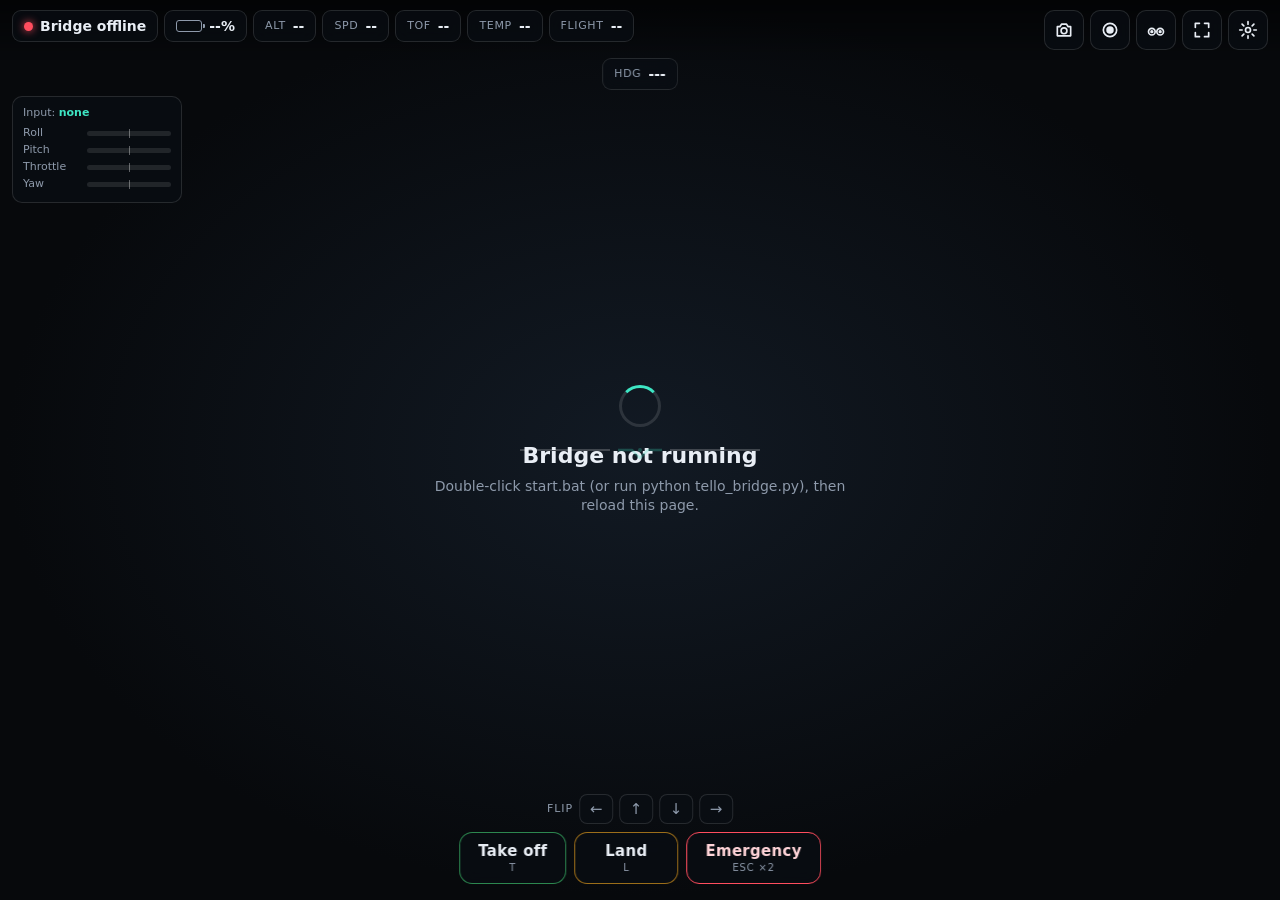
<file: static/index.html>
<!doctype html>
<html lang="en">
<head>
<meta charset="utf-8">
<meta name="viewport" content="width=device-width,initial-scale=1,maximum-scale=1,user-scalable=no">
<meta name="theme-color" content="#07090c">
<title>Tello Pilot</title>
<link rel="stylesheet" href="/static/common.css">
<style>
  #video { position: fixed; inset: 0; width: 100%; height: 100%; object-fit: contain; background: #000; }

  /* ---------- empty state ---------- */
  #novideo {
    position: fixed; inset: 0; display: grid; place-items: center; padding: 16px; pointer-events: none;
    background: radial-gradient(ellipse at center, #121a24 0%, #07090c 70%);
  }
  #novideo .card { max-width: 440px; text-align: center; }
  #novideo h1 { font-size: 22px; font-weight: 600; margin: 14px 0 6px; }
  #novideo p { color: var(--dim); }
  #novideo ol { text-align: left; color: var(--dim); margin: 14px auto 0; padding-left: 20px; max-width: 360px; }
  #novideo li { margin: 4px 0; }
  #novideo b { color: var(--text); font-weight: 600; }
  .spinner { width: 42px; height: 42px; margin: auto; border-radius: 50%; border: 3px solid var(--line); border-top-color: var(--accent); animation: spin 1s linear infinite; }
  @keyframes spin { to { transform: rotate(360deg); } }

  /* ---------- top HUD ---------- */
  #top {
    position: fixed; top: 0; left: 0; right: 0; display: flex; gap: 8px; align-items: flex-start;
    padding: 10px 12px; pointer-events: none;
    background: linear-gradient(to bottom, rgba(0,0,0,.55), transparent);
  }
  #stats { display: flex; flex-wrap: wrap; gap: 6px; flex: 1; min-width: 0; }
  #badge-practice { background: rgba(62, 230, 196, .16); border-color: rgba(62, 230, 196, .5); color: var(--accent); font-weight: 600; font-size: 12px; letter-spacing: .08em; }
  #tools { display: flex; gap: 6px; pointer-events: auto; }
  #btn-rec.on { color: var(--bad); border-color: var(--bad); }
  #rec-time { display: none; }
  #rec-time.on { display: flex; color: var(--bad); }

  /* ---------- attitude indicator ---------- */
  #attitude { position: fixed; left: 50%; top: 50%; width: 260px; height: 160px; margin: -80px 0 0 -130px; pointer-events: none; opacity: .85; }
  #attitude svg { width: 100%; height: 100%; overflow: visible; }
  #heading { position: fixed; top: 58px; left: 50%; transform: translateX(-50%); pointer-events: none; }

  /* ---------- stick monitor ---------- */
  #monitor { position: fixed; left: 12px; top: 96px; width: 170px; padding: 9px 10px; border-radius: 10px; background: var(--panel); border: 1px solid var(--line); pointer-events: none; }
  #monitor .row { display: grid; grid-template-columns: 58px 1fr; align-items: center; gap: 6px; height: 17px; font-size: 11px; color: var(--dim); }
  #monitor .bar { position: relative; height: 5px; border-radius: 3px; background: rgba(255,255,255,.1); }
  #monitor .bar::before { content: ""; position: absolute; left: 50%; top: -2px; bottom: -2px; width: 1px; background: rgba(255,255,255,.35); }
  #monitor .bar i { position: absolute; top: 0; bottom: 0; background: var(--accent); border-radius: 3px; }
  #src { font-size: 11px; color: var(--dim); margin-bottom: 4px; }
  #src b { color: var(--accent); font-weight: 600; }

  /* ---------- bottom action bar ---------- */
  #actions { position: fixed; bottom: 16px; left: 50%; transform: translateX(-50%); display: flex; flex-direction: column; align-items: center; gap: 8px; z-index: 5; }
  #main-btns { display: flex; gap: 8px; }
  .act { height: 52px; min-width: 104px; padding: 0 18px; border-radius: 13px; font-weight: 600; font-size: 15px; letter-spacing: .02em; background: var(--panel); border: 1px solid var(--line); backdrop-filter: blur(8px); }
  .act small { display: block; font-size: 10px; font-weight: 500; color: var(--dim); letter-spacing: .08em; }
  .act:active { transform: scale(.97); }
  #btn-takeoff { border-color: rgba(70, 217, 123, .6); }
  #btn-takeoff:hover { background: rgba(70, 217, 123, .18); }
  #btn-land { border-color: rgba(255, 176, 32, .6); }
  #btn-land:hover { background: rgba(255, 176, 32, .18); }
  #btn-emg { border-color: var(--bad); color: #ffd4d8; min-width: 120px; }
  #btn-emg.armed { background: var(--bad); color: #fff; animation: pulse .5s ease-in-out infinite alternate; }
  @keyframes pulse { to { box-shadow: 0 0 24px var(--bad); } }
  #flips { display: flex; gap: 6px; align-items: center; color: var(--dim); font-size: 11px; letter-spacing: .08em; }
  #flips button { width: 34px; height: 30px; border-radius: 8px; background: var(--panel); border: 1px solid var(--line); font-size: 15px; }

  @media (max-width: 760px) {
    #monitor, #attitude, #heading { display: none; }
    .act { min-width: 82px; height: 46px; padding: 0 12px; font-size: 14px; }
    #btn-emg { min-width: 92px; }
  }
</style>
</head>
<body>

<canvas id="video" width="960" height="720"></canvas>

<div id="novideo">
  <div class="card">
    <div class="spinner"></div>
    <h1 id="nv-title">Starting…</h1>
    <p id="nv-text"></p>
    <ol id="nv-steps" hidden>
      <li>Turn on the Tello (side button). Wait for the <b>blinking yellow</b> light.</li>
      <li>Connect this laptop's Wi-Fi to <b>TELLO-XXXXXX</b>.</li>
      <li>Keep this page open. It connects on its own.</li>
    </ol>
  </div>
</div>

<div id="attitude">
  <svg viewBox="-130 -80 260 160">
    <g id="horizon">
      <line x1="-120" y1="0" x2="-30" y2="0" stroke="#fff" stroke-width="2" opacity=".8"/>
      <line x1="30" y1="0" x2="120" y2="0" stroke="#fff" stroke-width="2" opacity=".8"/>
    </g>
    <path d="M-22 0 H-8 L0 8 L8 0 H22" fill="none" stroke="#3ee6c4" stroke-width="2.5" stroke-linejoin="round"/>
    <circle r="2" fill="#3ee6c4"/>
  </svg>
</div>
<div id="heading" class="pill num"><small>HDG</small><strong id="hdg">---</strong></div>

<div id="top">
  <div id="stats">
    <div class="pill" id="p-conn"><span class="dot" id="conn-dot"></span><strong id="conn-text">Bridge offline</strong></div>
    <div class="pill num" id="p-bat"><span class="batt"><i id="bat-fill"></i></span><strong id="bat">--%</strong></div>
    <div class="pill num"><small>Alt</small><strong id="alt">--</strong></div>
    <div class="pill num"><small>Spd</small><strong id="spd">--</strong></div>
    <div class="pill num hide-sm"><small>ToF</small><strong id="tof">--</strong></div>
    <div class="pill num hide-sm"><small>Temp</small><strong id="temp">--</strong></div>
    <div class="pill num hide-sm"><small>Flight</small><strong id="ftime">--</strong></div>
    <div class="pill" id="badge-practice" hidden>PRACTICE</div>
    <div class="pill num" id="rec-time"><span class="dot"></span><strong id="rec-clock">0:00</strong></div>
  </div>
  <div id="tools">
    <button class="icon" id="btn-photo" title="Photo (P)"><svg viewBox="0 0 24 24"><path d="M4 8h3l2-3h6l2 3h3v11H4z"/><circle cx="12" cy="13" r="3.5"/></svg></button>
    <button class="icon" id="btn-rec" title="Record video (R)"><svg viewBox="0 0 24 24"><circle cx="12" cy="12" r="8"/><circle cx="12" cy="12" r="3.5" fill="currentColor"/></svg></button>
    <button class="icon" id="btn-sticks" title="Show / hide touch sticks"><svg viewBox="0 0 24 24"><circle cx="7" cy="14" r="4"/><circle cx="17" cy="14" r="4"/><circle cx="7" cy="14" r="1" fill="currentColor"/><circle cx="17" cy="14" r="1" fill="currentColor"/></svg></button>
    <button class="icon" id="btn-full" title="Fullscreen (F)"><svg viewBox="0 0 24 24"><path d="M4 9V4h5M20 9V4h-5M4 15v5h5M20 15v5h-5"/></svg></button>
    <button class="icon" id="btn-help" title="Controls & settings (H)"><svg viewBox="0 0 24 24"><circle cx="12" cy="12" r="3"/><path d="M12 2v3M12 19v3M2 12h3M19 12h3M4.9 4.9l2.1 2.1M17 17l2.1 2.1M4.9 19.1 7 17M17 7l2.1-2.1"/></svg></button>
  </div>
</div>

<div id="monitor">
  <div id="src">Input: <b id="src-name">none</b></div>
  <div class="row"><span>Roll</span><div class="bar"><i id="m0"></i></div></div>
  <div class="row"><span>Pitch</span><div class="bar"><i id="m1"></i></div></div>
  <div class="row"><span>Throttle</span><div class="bar"><i id="m2"></i></div></div>
  <div class="row"><span>Yaw</span><div class="bar"><i id="m3"></i></div></div>
</div>

<div id="log"></div>

<div class="zone" id="zoneL"><div class="base"><div class="knob"></div></div><div class="zlabel">UP/DOWN · TURN</div></div>
<div class="zone" id="zoneR"><div class="base"><div class="knob"></div></div><div class="zlabel">MOVE</div></div>

<div id="actions">
  <div id="flips" class="hide-sm">FLIP
    <button data-flip="l" title="Flip left (3)">←</button>
    <button data-flip="f" title="Flip forward (1)">↑</button>
    <button data-flip="b" title="Flip back (2)">↓</button>
    <button data-flip="r" title="Flip right (4)">→</button>
  </div>
  <div id="main-btns">
    <button class="act" id="btn-takeoff">Take off<small>T</small></button>
    <button class="act" id="btn-land">Land<small>L</small></button>
    <button class="act" id="btn-emg">Emergency<small>ESC ×2</small></button>
  </div>
</div>

<div id="panel" class="overlay">
  <div class="sheet">
    <div class="head"><h2>Controls &amp; settings</h2><button class="icon" id="btn-close" title="Close (Esc)"><svg viewBox="0 0 24 24"><path d="M6 6l12 12M18 6 6 18"/></svg></button></div>

    <div class="cols">
      <div>
        <h3>Keyboard</h3>
        <div class="map">
          <span><kbd>W</kbd> <kbd>S</kbd></span><span>Forward / back</span>
          <span><kbd>A</kbd> <kbd>D</kbd></span><span>Slide left / right</span>
          <span><kbd>↑</kbd> <kbd>↓</kbd></span><span>Up / down</span>
          <span><kbd>←</kbd> <kbd>→</kbd> <kbd>Q</kbd> <kbd>E</kbd></span><span>Turn left / right</span>
          <span><kbd>Shift</kbd></span><span>Hold for full speed</span>
          <span><kbd>T</kbd> / <kbd>L</kbd></span><span>Take off / land</span>
          <span><kbd>1</kbd><kbd>2</kbd><kbd>3</kbd><kbd>4</kbd></span><span>Flip fwd / back / left / right</span>
          <span><kbd>P</kbd> / <kbd>R</kbd></span><span>Photo / record</span>
          <span><kbd>Esc</kbd> <kbd>Esc</kbd></span><span><b style="color:var(--bad)">Emergency motor stop</b></span>
        </div>
      </div>
      <div>
        <h3>Gamepad (Xbox / PlayStation)</h3>
        <div class="map">
          <span>Left stick</span><span id="pad-left">Up-down + turn</span>
          <span>Right stick</span><span id="pad-right">Move</span>
          <span><kbd>A</kbd> / <kbd>B</kbd></span><span>Take off / land</span>
          <span><kbd>X</kbd> / <kbd>Y</kbd></span><span>Photo / record</span>
          <span><kbd>RT</kbd></span><span>Hold for full speed</span>
          <span><kbd>RB</kbd> + D-pad</span><span>Flip</span>
          <span><kbd>Back</kbd> + <kbd>Start</kbd></span><span><b style="color:var(--bad)">Emergency motor stop</b></span>
        </div>
        <h3>Touch screen</h3>
        <p class="note">Put a thumb anywhere in the lower-left or lower-right area. A stick appears under it. <b>Left:</b> up/down and turn. <b>Right:</b> move. Let go and the drone hovers.</p>
      </div>
    </div>

    <h3>Settings</h3>
    <div class="set"><label for="s-speed">Normal speed</label><input type="range" id="s-speed" min="15" max="100" step="5"><span class="num" id="s-speed-v"></span></div>
    <div class="set"><label for="s-expo">Stick smoothing (expo)</label><input type="range" id="s-expo" min="0" max="0.8" step="0.05"><span class="num" id="s-expo-v"></span></div>
    <div class="set"><span>Gamepad layout</span><span class="seg" id="s-mode"><button data-v="2">Mode 2</button><button data-v="1">Mode 1</button></span><span></span></div>
    <div class="set"><span>Touch sticks</span><span class="seg" id="s-sticks"><button data-v="auto">Auto</button><button data-v="on">On</button><button data-v="off">Off</button></span><span></span></div>

    <h3>Safety</h3>
    <p class="note">Let go of all controls and the drone <b>hovers in place</b>. It also hovers if this page closes or loses connection, and it lands if the connection is gone for 15 seconds. <b>Emergency stops the motors at once and the drone drops.</b> Use it only if it hits something. Flips need at least 50% battery. Fly indoors or with no wind. The Tello uses its downward camera to hold position, so it needs good light and a textured floor.</p>
  </div>
</div>

<script type="module">
  import { createControls, loadSettings, toast, bindRange, bindSeg } from '/static/controls.js';

  const $ = s => document.querySelector(s);
  const canvas = $('#video'), g = canvas.getContext('2d');
  const settings = loadSettings({ speed: 50, expo: 0.3, padMode: 2, sticks: 'auto' });

  // ---------------- connection ----------------
  let ws = null, bridgeUp = false, status = { connected: false, telemetry: {} };
  let lastFrameAt = 0, pendingBlob = null, drawing = false;

  function connect() {
    ws = new WebSocket((location.protocol === 'https:' ? 'wss://' : 'ws://') + location.host + '/ws');
    ws.binaryType = 'blob';
    ws.onopen = () => { bridgeUp = true; };
    ws.onclose = () => { bridgeUp = false; status = { connected: false, telemetry: {} }; setTimeout(connect, 1000); };
    ws.onmessage = e => {
      if (typeof e.data !== 'string') { pendingBlob = e.data; if (!drawing) drawFrames(); return; }
      const m = JSON.parse(e.data);
      if (m.t === 'status') status = m;
      else if (m.t === 'log') toast(m.m, /error|lost|blocked|unknown/i.test(m.m) ? 'bad' : /connected|: ok/i.test(m.m) ? 'good' : '');
    };
  }

  async function drawFrames() {
    drawing = true;
    while (pendingBlob) {
      const blob = pendingBlob; pendingBlob = null;
      try {
        const bmp = await createImageBitmap(blob);
        if (canvas.width !== bmp.width || canvas.height !== bmp.height) { canvas.width = bmp.width; canvas.height = bmp.height; }
        g.drawImage(bmp, 0, 0);
        bmp.close();
        lastFrameAt = performance.now();
      } catch (e) {}
    }
    drawing = false;
  }

  const send = obj => { if (ws && ws.readyState === 1) ws.send(JSON.stringify(obj)); };
  function cmd(c) {
    if (!bridgeUp) return toast('Bridge is not running. Start start.bat', 'bad');
    if (!status.connected) return toast('Drone not connected yet', 'bad');
    send({ t: 'cmd', c });
    toast('→ ' + c);
  }

  // ---------------- actions ----------------
  const takeoff = () => cmd('takeoff');
  const land = () => cmd('land');
  const flip = d => cmd('flip ' + d);
  let emgArmedUntil = 0;
  function emergency() { send({ t: 'cmd', c: 'emergency' }); toast('EMERGENCY STOP sent', 'bad'); disarm(); }
  function armEmergency() {
    if (performance.now() < emgArmedUntil) return emergency();
    emgArmedUntil = performance.now() + 1200;
    $('#btn-emg').classList.add('armed');
    $('#btn-emg').firstChild.textContent = 'Press again!';
    setTimeout(disarm, 1200);
  }
  function disarm() { emgArmedUntil = 0; $('#btn-emg').classList.remove('armed'); $('#btn-emg').firstChild.textContent = 'Emergency'; }

  const stamp = () => new Date().toISOString().slice(0, 19).replace(/[-:]/g, '').replace('T', '_');
  function download(blob, name) {
    const a = document.createElement('a');
    a.href = URL.createObjectURL(blob); a.download = name; a.click();
    setTimeout(() => URL.revokeObjectURL(a.href), 5000);
  }
  const hasVideo = () => performance.now() - lastFrameAt < 1500;
  function photo() {
    if (!hasVideo()) return toast('No video to capture', 'bad');
    canvas.toBlob(b => { download(b, `tello_${stamp()}.jpg`); toast('Photo saved to Downloads', 'good'); }, 'image/jpeg', 0.95);
  }
  let rec = null, recStart = 0;
  function toggleRec() {
    if (rec) { rec.stop(); return; }
    if (!hasVideo()) return toast('No video to record', 'bad');
    const type = ['video/webm;codecs=vp9', 'video/webm;codecs=vp8', 'video/webm'].find(t => MediaRecorder.isTypeSupported(t));
    const chunks = [];
    rec = new MediaRecorder(canvas.captureStream(30), { mimeType: type, videoBitsPerSecond: 6e6 });
    rec.ondataavailable = e => e.data.size && chunks.push(e.data);
    rec.onstop = () => {
      download(new Blob(chunks, { type: 'video/webm' }), `tello_${stamp()}.webm`);
      toast('Video saved to Downloads', 'good');
      rec = null; $('#btn-rec').classList.remove('on'); $('#rec-time').classList.remove('on');
    };
    rec.start(1000); recStart = performance.now();
    $('#btn-rec').classList.add('on'); $('#rec-time').classList.add('on');
  }
  function toggleFull() {
    if (document.fullscreenElement) document.exitFullscreen();
    else document.documentElement.requestFullscreen().catch(() => {});
  }

  // ---------------- input ----------------
  let lastEsc = 0;
  const panelOpen = () => $('#panel').classList.contains('open');
  function onKey(e) {
    if (e.repeat) return; // holding Esc must not count as a double press
    if (e.code === 'Escape') {
      if (panelOpen()) { closePanel(); lastEsc = 0; return; }
      const now = performance.now();
      if (now - lastEsc < 800) { emergency(); lastEsc = 0; }
      else { lastEsc = now; armEmergency(); }
      return;
    }
    if (e.ctrlKey || e.metaKey || e.altKey) return;
    const actions = {
      KeyT: takeoff, KeyL: land, KeyP: photo, KeyR: toggleRec, KeyF: toggleFull,
      KeyH: togglePanel, Slash: togglePanel,
      Digit1: () => flip('f'), Digit2: () => flip('b'), Digit3: () => flip('l'), Digit4: () => flip('r'),
    };
    if (actions[e.code]) actions[e.code]();
  }
  function onPad(pressed, edge) {
    if (pressed(8) && pressed(9) && (edge[8] || edge[9])) return emergency();
    if (edge[0]) takeoff();
    if (edge[1]) land();
    if (edge[2]) photo();
    if (edge[3]) toggleRec();
    if (pressed(5)) { if (edge[12]) flip('f'); if (edge[13]) flip('b'); if (edge[14]) flip('l'); if (edge[15]) flip('r'); }
  }
  const controls = createControls({ settings, zoneLeft: $('#zoneL'), zoneRight: $('#zoneR'), onKey, onPad });
  addEventListener('gamepadconnected', e => toast('Gamepad connected: ' + e.gamepad.id.split('(')[0].trim(), 'good'));
  addEventListener('gamepaddisconnected', () => toast('Gamepad disconnected', 'bad'));

  // main control loop (20 Hz)
  const bars = [0, 1, 2, 3].map(i => $('#m' + i));
  setInterval(() => {
    const { rc, active, padName } = controls.read();
    if (!document.hidden) send({ t: 'rc', v: rc });
    rc.forEach((x, i) => {
      const b = bars[i], w = Math.abs(x) / 2;
      b.style.width = w + '%';
      b.style.left = (x < 0 ? 50 - w : 50) + '%';
    });
    $('#src-name').textContent = active.length ? active.join(' + ') : (padName ? 'Gamepad ready' : 'none');
  }, 50);
  document.addEventListener('visibilitychange', () => { if (document.hidden) send({ t: 'rc', v: [0, 0, 0, 0] }); });

  // ---------------- HUD refresh ----------------
  const fmtTime = s => `${Math.floor(s / 60)}:${String(Math.floor(s % 60)).padStart(2, '0')}`;
  setInterval(() => {
    const t = status.telemetry || {}, has = k => typeof t[k] === 'number';
    const conn = bridgeUp && status.connected;
    $('#conn-dot').className = 'dot' + (conn ? (status.state ? ' ok' : ' mid') : '');
    $('#conn-text').textContent = !bridgeUp ? 'Bridge offline' : conn ? (status.practice ? 'Simulator' : 'Tello connected') : 'Searching for drone…';
    $('#badge-practice').hidden = !status.practice;

    const bat = has('bat') && conn ? t.bat : null;
    $('#bat').textContent = bat === null ? '--%' : bat + '%';
    const fill = $('#bat-fill');
    fill.style.width = (bat || 0) + '%';
    fill.style.background = bat === null ? 'var(--dim)' : bat < 20 ? 'var(--bad)' : bat < 40 ? 'var(--warn)' : 'var(--good)';
    $('#p-bat').classList.toggle('low', bat !== null && bat < 15);

    const show = conn && status.state;
    $('#alt').textContent = show && has('h') ? (t.h / 100).toFixed(1) + ' m' : '--';
    $('#spd').textContent = show && has('vgx') ? (Math.hypot(t.vgx, t.vgy, t.vgz) / 10).toFixed(1) + ' m/s' : '--';
    $('#tof').textContent = show && has('tof') ? (t.tof >= 6000 ? '--' : (t.tof / 100).toFixed(2) + ' m') : '--';
    $('#temp').textContent = show && has('templ') ? Math.round((t.templ + t.temph) / 2) + '°C' : '--';
    $('#ftime').textContent = show && has('time') ? fmtTime(t.time) : '--';
    const hdg = show && has('yaw') ? (Math.round(t.yaw) + 360) % 360 : null;
    $('#hdg').textContent = hdg === null ? '---' : String(hdg).padStart(3, '0') + '° ' + ['N', 'NE', 'E', 'SE', 'S', 'SW', 'W', 'NW'][Math.round(hdg / 45) % 8];
    $('#horizon').setAttribute('transform', show ? `rotate(${-(t.roll || 0)}) translate(0 ${-(t.pitch || 0) * 2.5})` : '');

    if (rec) $('#rec-clock').textContent = fmtTime((performance.now() - recStart) / 1000);

    const video = hasVideo();
    $('#novideo').style.display = video ? 'none' : 'grid';
    $('#attitude').style.opacity = video ? .85 : .25;
    if (!video) {
      const [title, text, steps] =
        !bridgeUp ? ['Bridge not running', 'Double-click start.bat (or run python tello_bridge.py), then reload this page.', false]
        : !status.connected ? ['Looking for your Tello…', 'Already on TELLO Wi-Fi and still stuck here? Windows Firewall is probably blocking Python. See README.', true]
        : !status.state && !status.video ? ['Connected, waiting for data…', 'The drone answers but no telemetry or video arrives. Windows Firewall is probably blocking it: allow Python on Public networks (see README).', false]
        : ['Waiting for video…', 'The video usually starts within a few seconds. You can still fly with the HUD.', false];
      $('#nv-title').textContent = title;
      $('#nv-text').textContent = text;
      $('#nv-steps').hidden = !steps;
    }
  }, 200);

  // ---------------- panel ----------------
  function togglePanel() { panelOpen() ? closePanel() : $('#panel').classList.add('open'); }
  function closePanel() { $('#panel').classList.remove('open'); }
  $('#panel').addEventListener('pointerdown', e => { if (e.target.id === 'panel') closePanel(); });
  $('#btn-close').onclick = closePanel;
  $('#btn-help').onclick = togglePanel;

  function refreshSettings() {
    $('#pad-left').textContent = settings.padMode == 1 ? 'Forward-back + turn' : 'Up-down + turn';
    $('#pad-right').textContent = settings.padMode == 1 ? 'Up-down + slide' : 'Move';
    controls.setSticks(settings.sticks);
  }
  bindRange($('#s-speed'), settings, 'speed', v => v + '%');
  bindRange($('#s-expo'), settings, 'expo', v => (+v).toFixed(2));
  bindSeg($('#s-mode'), settings, 'padMode', refreshSettings);
  const paintSticks = bindSeg($('#s-sticks'), settings, 'sticks', refreshSettings);
  refreshSettings();
  $('#btn-sticks').onclick = () => {
    settings.sticks = document.body.classList.contains('sticks') ? 'off' : 'on';
    settings.save(); paintSticks(); refreshSettings();
  };

  // ---------------- buttons ----------------
  const tap = (el, fn) => el.addEventListener('click', () => { fn(); el.blur(); });
  tap($('#btn-takeoff'), takeoff);
  tap($('#btn-land'), land);
  tap($('#btn-emg'), armEmergency);
  tap($('#btn-photo'), photo);
  tap($('#btn-rec'), toggleRec);
  tap($('#btn-full'), toggleFull);
  document.querySelectorAll('[data-flip]').forEach(b => tap(b, () => flip(b.dataset.flip)));

  connect();
</script>
</body>
</html>
</file>
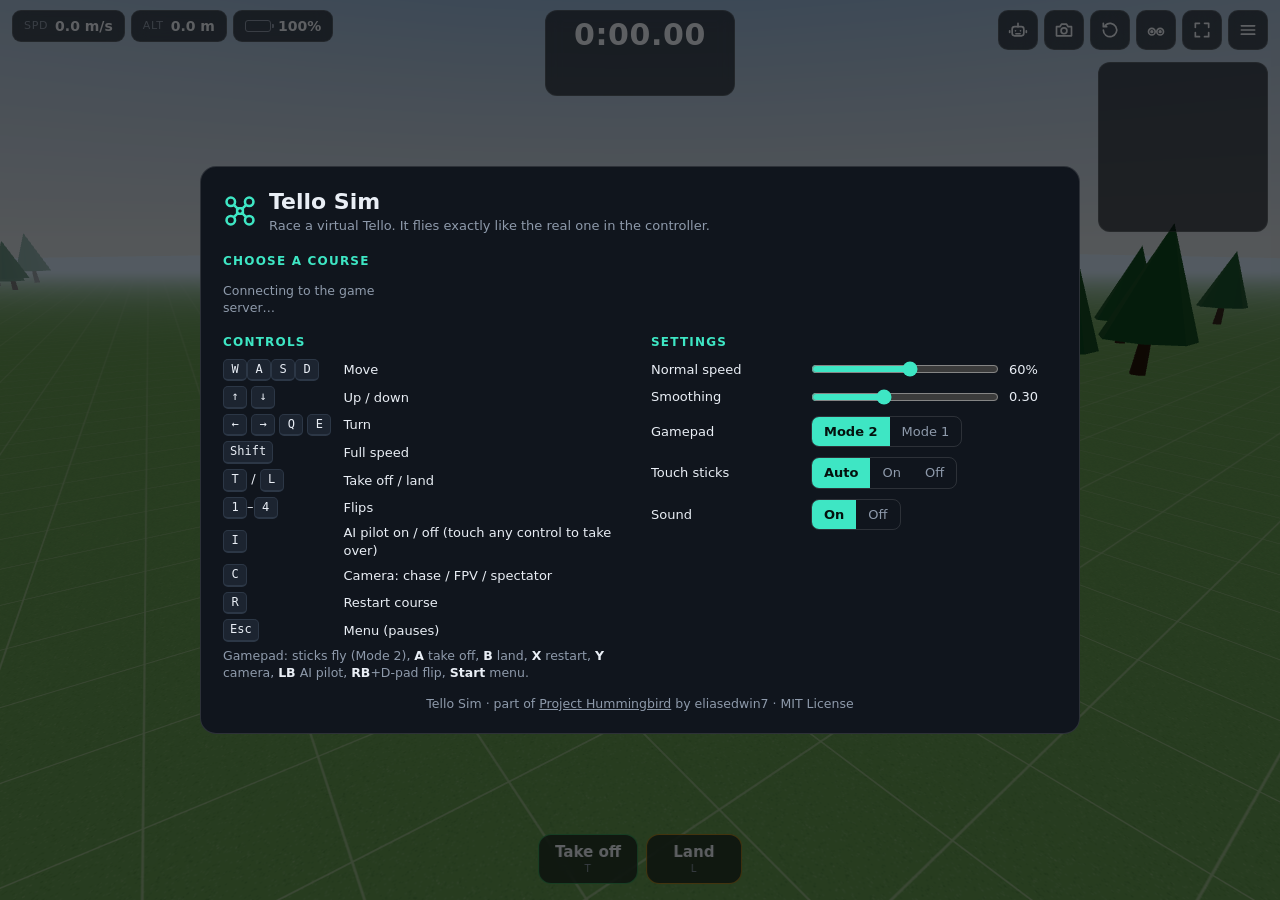
<file: static/game.html>
<!doctype html>
<html lang="en">
<head>
<meta charset="utf-8">
<meta name="viewport" content="width=device-width,initial-scale=1,maximum-scale=1,user-scalable=no">
<meta name="theme-color" content="#07090c">
<title>Tello Sim</title>
<link rel="stylesheet" href="/static/common.css">
<style>
  #scene { position: fixed; inset: 0; display: block; }

  /* ---------- top HUD ---------- */
  #top { position: fixed; top: 0; left: 0; right: 0; display: grid; grid-template-columns: 1fr auto 1fr; gap: 8px; align-items: start; padding: 10px 12px; pointer-events: none; }
  #stats { display: flex; flex-wrap: wrap; gap: 6px; }
  #tools { display: flex; gap: 6px; justify-content: flex-end; pointer-events: auto; }
  #race { text-align: center; padding: 8px 18px 9px; border-radius: 12px; background: var(--panel); border: 1px solid var(--line); backdrop-filter: blur(8px); min-width: 190px; transition: border-color .2s, box-shadow .2s; }
  #race.flash { border-color: var(--accent); box-shadow: 0 0 22px rgba(62,230,196,.45); }
  #timer { font-size: 30px; font-weight: 700; letter-spacing: .02em; line-height: 1.05; }
  #progress { font-size: 12px; color: var(--dim); margin-top: 2px; letter-spacing: .04em; }
  #progress b { color: var(--text); font-weight: 600; }
  #best { font-size: 11px; color: var(--dim); margin-top: 2px; }
  .tbar { display: block; width: 150px; height: 6px; margin: 5px auto 1px; border-radius: 3px; background: rgba(255,255,255,.12); overflow: hidden; }
  .tbar i { display: block; height: 100%; background: var(--accent); border-radius: 3px; transition: width .1s linear; }
  .tbar.low i { background: var(--bad); }
  #p-pilot { font-weight: 600; font-size: 12px; letter-spacing: .06em; }
  #p-pilot.ai { background: rgba(62,230,196,.18); border-color: rgba(62,230,196,.6); color: var(--accent); }
  #p-pilot.you { background: rgba(255,176,32,.16); border-color: rgba(255,176,32,.6); color: var(--warn); }
  #btn-ai.on { color: var(--accent); border-color: var(--accent); }
  .card.endless { background: linear-gradient(135deg, #153a36, #151c26 70%); border-color: rgba(62,230,196,.45); }

  #minimap { position: fixed; right: 12px; top: 62px; width: 170px; height: 170px; border-radius: 12px; background: var(--panel); border: 1px solid var(--line); pointer-events: none; }

  /* ---------- next-gate indicator ---------- */
  #marker { position: fixed; left: 0; top: 0; width: 0; height: 0; pointer-events: none; display: none; }
  #marker .ring { position: absolute; left: -16px; top: -16px; width: 32px; height: 32px; border-radius: 50%; border: 2px solid var(--accent); box-shadow: 0 0 10px rgba(62,230,196,.6); }
  #marker .dist { position: absolute; left: -40px; top: 20px; width: 80px; text-align: center; font-size: 12px; font-weight: 600; color: var(--accent); text-shadow: 0 1px 3px #000; }
  #arrow { position: fixed; left: 0; top: 0; width: 0; height: 0; pointer-events: none; display: none; }
  #arrow svg { position: absolute; left: -22px; top: -22px; width: 44px; height: 44px; filter: drop-shadow(0 0 6px rgba(62,230,196,.7)); }

  /* ---------- centre banner ---------- */
  #banner { position: fixed; left: 50%; top: 30%; transform: translate(-50%, -50%); text-align: center; pointer-events: none; padding: 12px 26px 14px; border-radius: 16px; background: rgba(10,14,20,.55); backdrop-filter: blur(6px); max-width: calc(100vw - 32px); }
  #banner:has(h1:empty) { display: none; }
  #banner h1 { font-size: 40px; font-weight: 800; letter-spacing: .04em; line-height: 1.1; }
  #banner p { font-size: 16px; color: #dfe6ee; margin-top: 4px; }
  #banner.bad h1 { color: var(--bad); }
  #banner.good h1 { color: var(--accent); }

  /* ---------- bottom buttons ---------- */
  #actions { position: fixed; bottom: 16px; left: 50%; transform: translateX(-50%); display: flex; gap: 8px; z-index: 5; }
  .act { height: 50px; min-width: 96px; padding: 0 16px; border-radius: 13px; font-weight: 600; font-size: 15px; background: var(--panel); border: 1px solid var(--line); backdrop-filter: blur(8px); }
  .act small { display: block; font-size: 10px; font-weight: 500; color: var(--dim); letter-spacing: .08em; }
  .act:active { transform: scale(.97); }
  #btn-takeoff { border-color: rgba(70, 217, 123, .6); }
  #btn-land { border-color: rgba(255, 176, 32, .6); }

  /* ---------- menu ---------- */
  #menu .sheet { width: min(880px, 100%); }
  .brand { display: flex; align-items: center; gap: 12px; }
  .brand svg { width: 34px; height: 34px; color: var(--accent); }
  .brand h2 { font-size: 22px; }
  .brand p { color: var(--dim); font-size: 13px; }
  #courses { display: grid; grid-template-columns: repeat(auto-fill, minmax(200px, 1fr)); gap: 10px; }
  .credits { text-align: center; margin-top: 14px; }
  .credits a { color: inherit; }
  .card { text-align: left; padding: 13px 14px; border-radius: 12px; background: #151c26; border: 1px solid var(--line); display: flex; flex-direction: column; gap: 5px; min-height: 128px; }
  .card:hover, .card:focus-visible { border-color: var(--accent); background: #17222b; outline: none; }
  .card .name { font-weight: 600; font-size: 15px; }
  .card .desc { color: var(--dim); font-size: 12.5px; flex: 1; }
  .card .meta { display: flex; justify-content: space-between; font-size: 12px; color: var(--dim); }
  .card .meta b { color: var(--accent); font-weight: 600; }
  .card.current { border-color: rgba(62,230,196,.5); }
  #resume { height: 38px; padding: 0 16px; border-radius: 10px; background: var(--accent); color: #04110e; font-weight: 600; }

  @media (max-width: 760px) {
    #top { grid-template-columns: 1fr auto; }
    #stats, #minimap { display: none; }
    #race { min-width: 0; padding: 6px 12px; }
    #timer { font-size: 22px; }
    #banner h1 { font-size: 32px; }
  }
</style>
</head>
<body>

<div id="top">
  <div id="stats">
    <div class="pill num"><small>Spd</small><strong id="spd">0.0 m/s</strong></div>
    <div class="pill num"><small>Alt</small><strong id="alt">0.0 m</strong></div>
    <div class="pill num" id="p-bat"><span class="batt"><i id="bat-fill"></i></span><strong id="bat">100%</strong></div>
    <div class="pill" id="p-pilot" hidden></div>
  </div>
  <div id="race">
    <div id="timer" class="num">0:00.00</div>
    <div id="progress">&nbsp;</div>
    <div id="best" class="num">&nbsp;</div>
  </div>
  <div id="tools">
    <button class="icon" id="btn-ai" title="AI pilot on/off (I)"><svg viewBox="0 0 24 24"><rect x="5" y="8" width="14" height="11" rx="3"/><path d="M12 4v4M9 13h.01M15 13h.01M9.5 16.5h5M2 13v2M22 13v2"/></svg></button>
    <button class="icon" id="btn-cam" title="Camera: chase / FPV / spectator (C)"><svg viewBox="0 0 24 24"><path d="M3 8h4l2-3h6l2 3h4v11H3z"/><circle cx="12" cy="13" r="3.5"/></svg></button>
    <button class="icon" id="btn-restart" title="Restart (R)"><svg viewBox="0 0 24 24"><path d="M4 12a8 8 0 1 0 2.3-5.6M4 4v4h4"/></svg></button>
    <button class="icon" id="btn-sticks" title="Show / hide touch sticks"><svg viewBox="0 0 24 24"><circle cx="7" cy="14" r="4"/><circle cx="17" cy="14" r="4"/><circle cx="7" cy="14" r="1" fill="currentColor"/><circle cx="17" cy="14" r="1" fill="currentColor"/></svg></button>
    <button class="icon" id="btn-full" title="Fullscreen (F)"><svg viewBox="0 0 24 24"><path d="M4 9V4h5M20 9V4h-5M4 15v5h5M20 15v5h-5"/></svg></button>
    <button class="icon" id="btn-menu" title="Menu (Esc)"><svg viewBox="0 0 24 24"><path d="M4 7h16M4 12h16M4 17h16"/></svg></button>
  </div>
</div>

<canvas id="minimap" width="340" height="340"></canvas>
<div id="marker"><div class="ring"></div><div class="dist num" id="marker-dist"></div></div>
<div id="arrow"><svg viewBox="0 0 44 44"><path d="M8 10 L38 22 L8 34 L15 22 Z" fill="#3ee6c4"/></svg></div>
<div id="banner"><h1 id="banner-title"></h1><p id="banner-sub"></p></div>
<div id="log"></div>

<div class="zone" id="zoneL"><div class="base"><div class="knob"></div></div><div class="zlabel">UP/DOWN · TURN</div></div>
<div class="zone" id="zoneR"><div class="base"><div class="knob"></div></div><div class="zlabel">MOVE</div></div>

<div id="actions">
  <button class="act" id="btn-takeoff">Take off<small>T</small></button>
  <button class="act" id="btn-land">Land<small>L</small></button>
</div>

<div id="menu" class="overlay open">
  <div class="sheet">
    <div class="head">
      <div class="brand">
        <svg viewBox="0 0 24 24" fill="none" stroke="currentColor" stroke-width="1.8" stroke-linecap="round"><circle cx="5.5" cy="5.5" r="3"/><circle cx="18.5" cy="5.5" r="3"/><circle cx="5.5" cy="18.5" r="3"/><circle cx="18.5" cy="18.5" r="3"/><path d="M8 8l2.5 2.5M16 8l-2.5 2.5M8 16l2.5-2.5M16 16l-2.5-2.5"/><rect x="10" y="10" width="4" height="4" rx="1"/></svg>
        <div><h2>Tello Sim</h2><p>Race a virtual Tello. It flies exactly like the real one in the controller.</p></div>
      </div>
      <button id="resume" hidden>Resume</button>
    </div>

    <h3>Choose a course</h3>
    <div id="courses"><p class="note">Connecting to the game server…</p></div>

    <div class="cols">
      <div>
        <h3>Controls</h3>
        <div class="map">
          <span><kbd>W</kbd><kbd>A</kbd><kbd>S</kbd><kbd>D</kbd></span><span>Move</span>
          <span><kbd>↑</kbd> <kbd>↓</kbd></span><span>Up / down</span>
          <span><kbd>←</kbd> <kbd>→</kbd> <kbd>Q</kbd> <kbd>E</kbd></span><span>Turn</span>
          <span><kbd>Shift</kbd></span><span>Full speed</span>
          <span><kbd>T</kbd> / <kbd>L</kbd></span><span>Take off / land</span>
          <span><kbd>1</kbd>–<kbd>4</kbd></span><span>Flips</span>
          <span><kbd>I</kbd></span><span>AI pilot on / off (touch any control to take over)</span>
          <span><kbd>C</kbd></span><span>Camera: chase / FPV / spectator</span>
          <span><kbd>R</kbd></span><span>Restart course</span>
          <span><kbd>Esc</kbd></span><span>Menu (pauses)</span>
        </div>
        <p class="note">Gamepad: sticks fly (Mode 2), <b>A</b> take off, <b>B</b> land, <b>X</b> restart, <b>Y</b> camera, <b>LB</b> AI pilot, <b>RB</b>+D-pad flip, <b>Start</b> menu.</p>
      </div>
      <div>
        <h3>Settings</h3>
        <div class="set"><label for="s-speed">Normal speed</label><input type="range" id="s-speed" min="15" max="100" step="5"><span class="num" id="s-speed-v"></span></div>
        <div class="set"><label for="s-expo">Smoothing</label><input type="range" id="s-expo" min="0" max="0.8" step="0.05"><span class="num" id="s-expo-v"></span></div>
        <div class="set"><span>Gamepad</span><span class="seg" id="s-mode"><button data-v="2">Mode 2</button><button data-v="1">Mode 1</button></span><span></span></div>
        <div class="set"><span>Touch sticks</span><span class="seg" id="s-sticks"><button data-v="auto">Auto</button><button data-v="on">On</button><button data-v="off">Off</button></span><span></span></div>
        <div class="set"><span>Sound</span><span class="seg" id="s-sound"><button data-v="on">On</button><button data-v="off">Off</button></span><span></span></div>
      </div>
    </div>
    <p class="note credits">Tello Sim · part of <a href="https://github.com/eliasedwin7/Project_Hummingbird" target="_blank" rel="noopener">Project Hummingbird</a> by eliasedwin7 · MIT License</p>
  </div>
</div>

<script type="importmap">{ "imports": { "three": "/static/vendor/three.module.min.js" } }</script>
<script type="module">
  import * as THREE from 'three';
  import { createControls, loadSettings, toast, bindRange, bindSeg } from '/static/controls.js';

  const $ = s => document.querySelector(s);
  const DEG = Math.PI / 180;
  const settings = loadSettings({ speed: 60, expo: 0.3, padMode: 2, sticks: 'auto', sound: 'on', camera: 'chase' });
  // Sim uses x = east, y = north, z = up. three.js uses y = up, -z = north.
  const V = (x, y, z) => new THREE.Vector3(x, z, -y);

  // ======================= renderer + world =======================
  const renderer = new THREE.WebGLRenderer({ antialias: true, powerPreference: 'high-performance' });
  renderer.setPixelRatio(Math.min(devicePixelRatio, 2));
  renderer.setSize(innerWidth, innerHeight);
  renderer.toneMapping = THREE.ACESFilmicToneMapping;
  renderer.shadowMap.enabled = true;
  renderer.shadowMap.type = THREE.PCFSoftShadowMap;
  renderer.domElement.id = 'scene';
  document.body.prepend(renderer.domElement);

  const scene = new THREE.Scene();
  const HORIZON = new THREE.Color('#cfe2f2');
  scene.fog = new THREE.Fog(HORIZON, 35, 140);
  const camera = new THREE.PerspectiveCamera(70, innerWidth / innerHeight, 0.02, 900);

  const sky = new THREE.Mesh(new THREE.SphereGeometry(500, 32, 16), new THREE.ShaderMaterial({
    side: THREE.BackSide, depthWrite: false, fog: false,
    uniforms: { top: { value: new THREE.Color('#3f86d8') }, bottom: { value: HORIZON } },
    vertexShader: 'varying vec3 vDir; void main() { vDir = normalize(position); gl_Position = projectionMatrix * modelViewMatrix * vec4(position, 1.0); }',
    fragmentShader: `uniform vec3 top; uniform vec3 bottom; varying vec3 vDir;
      void main() { float h = clamp(vDir.y * 2.2, 0.0, 1.0); gl_FragColor = vec4(mix(bottom, top, pow(h, 0.7)), 1.0);
      #include <tonemapping_fragment>
      #include <colorspace_fragment>
      }`,
  }));
  scene.add(sky);

  scene.add(new THREE.HemisphereLight('#dcecff', '#48663a', 1.5));
  const sun = new THREE.DirectionalLight('#fff3de', 2.6);
  sun.castShadow = true;
  sun.shadow.mapSize.set(2048, 2048);
  Object.assign(sun.shadow.camera, { left: -16, right: 16, top: 16, bottom: -16, near: 1, far: 80 });
  sun.shadow.bias = -0.0004;
  sun.shadow.normalBias = 0.02;
  const SUN_OFFSET = new THREE.Vector3(14, 30, 10);
  scene.add(sun, sun.target);

  function canvasTexture(size, draw) {
    const c = document.createElement('canvas');
    c.width = c.height = size;
    draw(c.getContext('2d'), size);
    const t = new THREE.CanvasTexture(c);
    t.colorSpace = THREE.SRGBColorSpace;
    t.anisotropy = renderer.capabilities.getMaxAnisotropy();
    return t;
  }

  const groundTex = canvasTexture(256, (g, s) => {
    g.fillStyle = '#517f47'; g.fillRect(0, 0, s, s);
    for (let i = 0; i < 1400; i++) {
      g.fillStyle = Math.random() < .5 ? 'rgba(0,0,0,.05)' : 'rgba(255,255,255,.04)';
      g.fillRect(Math.random() * s, Math.random() * s, 3, 3);
    }
    g.strokeStyle = 'rgba(255,255,255,.22)'; g.lineWidth = 3;
    g.strokeRect(0, 0, s, s);
  });
  groundTex.wrapS = groundTex.wrapT = THREE.RepeatWrapping;
  groundTex.repeat.set(300, 300); // 2 m tiles
  const ground = new THREE.Mesh(new THREE.PlaneGeometry(600, 600), new THREE.MeshStandardMaterial({ map: groundTex, roughness: 1 }));
  ground.rotation.x = -Math.PI / 2;
  ground.receiveShadow = true;
  scene.add(ground);

  function mulberry32(a) {
    return () => { a |= 0; a = a + 0x6D2B79F5 | 0; let t = Math.imul(a ^ a >>> 15, 1 | a); t = t + Math.imul(t ^ t >>> 7, 61 | t) ^ t; return ((t ^ t >>> 14) >>> 0) / 4294967296; };
  }
  // Trees line both sides of a north-south corridor. Three copies of one tile
  // leapfrog the camera, so the forest never ends (endless mode flies north forever).
  const TREE_TILE = 120;
  const treeTiles = (function scenery() {
    const rng = mulberry32(7), n = 80;
    const trunks = new THREE.InstancedMesh(new THREE.CylinderGeometry(.15, .22, 1.2, 6), new THREE.MeshStandardMaterial({ color: '#6b4a2f' }), n);
    const crowns = new THREE.InstancedMesh(new THREE.ConeGeometry(1.3, 3.4, 7), new THREE.MeshStandardMaterial({ color: '#2f6a3b', flatShading: true }), n);
    const m = new THREE.Matrix4(), q = new THREE.Quaternion(), s = new THREE.Vector3(), p = new THREE.Vector3();
    for (let i = 0; i < n; i++) {
      const x = (rng() < .5 ? -1 : 1) * (24 + rng() * 70), z = -rng() * TREE_TILE, k = .7 + rng() * 1.0;
      s.set(k, k, k);
      trunks.setMatrixAt(i, m.compose(p.set(x, .6 * k, z), q, s));
      crowns.setMatrixAt(i, m.compose(p.set(x, 2.8 * k, z), q, s));
    }
    return [0, 1, 2].map(i => {
      const tile = new THREE.Group();
      tile.add(i ? trunks.clone() : trunks, i ? crowns.clone() : crowns);
      scene.add(tile);
      return tile;
    });
  })();
  function followCamera() {
    ground.position.x = Math.round(camera.position.x / 2) * 2; // whole 2 m tiles keep the grid aligned
    ground.position.z = Math.round(camera.position.z / 2) * 2;
    const base = Math.floor(-camera.position.z / TREE_TILE);
    treeTiles.forEach((t, i) => { t.position.z = -(base - 1 + i) * TREE_TILE; });
  }

  // ======================= course =======================
  const COLORS = { pending: new THREE.Color('#ff8a3d'), next: new THREE.Color('#3ee6c4'), done: new THREE.Color('#6d7785') };
  const courseGroup = new THREE.Group();
  scene.add(courseGroup);
  let course = null, gates = [], pillarMeshes = [], courseCenter = new THREE.Vector3();

  function numberSprite(n) {
    const tex = canvasTexture(128, g => {
      g.fillStyle = 'rgba(10,14,20,.78)'; g.beginPath(); g.arc(64, 64, 56, 0, Math.PI * 2); g.fill();
      g.fillStyle = '#fff'; g.font = 'bold 66px Segoe UI, sans-serif'; g.textAlign = 'center'; g.textBaseline = 'middle';
      g.fillText(n, 64, 68);
    });
    const s = new THREE.Sprite(new THREE.SpriteMaterial({ map: tex }));
    s.scale.set(.42, .42, 1);
    return s;
  }

  function addGate(g) {
    const grp = new THREE.Group();
    const mat = new THREE.MeshStandardMaterial({ color: COLORS.pending, roughness: .45, metalness: .1, emissive: '#000' });
    const r = .05, hw = g.width / 2 + r, top = g.z + g.height + r;
    const bar = (w, h, x, y) => {
      const m = new THREE.Mesh(new THREE.BoxGeometry(w, h, .1), mat);
      m.position.set(x, y, 0); m.castShadow = m.receiveShadow = true; grp.add(m);
    };
    bar(.1, top + r, -hw, (top + r) / 2);
    bar(.1, top + r, hw, (top + r) / 2);
    bar(2 * hw + .1, .1, 0, top);
    if (g.z > .1) bar(2 * hw + .1, .1, 0, g.z - r);
    const portal = new THREE.Mesh(new THREE.PlaneGeometry(g.width, g.height),
      new THREE.MeshBasicMaterial({ color: COLORS.next, transparent: true, opacity: .16, side: THREE.DoubleSide, depthWrite: false }));
    portal.position.y = g.z + g.height / 2;
    grp.add(portal);
    const label = numberSprite(g.index + 1);
    label.position.y = top + .42;
    grp.add(label);
    grp.position.copy(V(g.x, g.y, 0));
    grp.rotation.y = -g.heading * DEG;
    courseGroup.add(grp);
    gates[g.index] = { g, grp, mat, portal, center: V(g.x, g.y, g.z + g.height / 2) };
  }
  function addPillar(p) {
    const mesh = new THREE.Mesh(new THREE.CylinderGeometry(p.radius, p.radius, p.height, 28), new THREE.MeshStandardMaterial({ color: '#a3adbd', roughness: .7 }));
    mesh.position.copy(V(p.x, p.y, p.height / 2));
    mesh.castShadow = mesh.receiveShadow = true;
    courseGroup.add(mesh);
    pillarMeshes.push({ p, mesh });
  }
  function dispose(obj) {
    courseGroup.remove(obj);
    obj.traverse(o => { if (o.geometry) o.geometry.dispose(); if (o.material) { if (o.material.map) o.material.map.dispose(); o.material.dispose(); } });
  }
  /** Endless mode: forget what's well behind the drone, like a runner game. */
  function pruneBehind(next) {
    for (let i = 0; i < next - 2; i++) if (gates[i]) { dispose(gates[i].grp); delete gates[i]; }
    pillarMeshes = pillarMeshes.filter(pm => pm.p.gate >= next - 2 || (dispose(pm.mesh), false));
    course.gates = course.gates.filter(g => g.index >= next - 2);
    course.pillars = course.pillars.filter(p => p.gate >= next - 2);
  }

  function buildCourse(c) {
    course = c;
    courseGroup.clear();
    gates = [];
    pillarMeshes = [];
    const padTex = canvasTexture(256, (g, s) => {
      g.fillStyle = '#ff8a3d'; g.fillRect(0, 0, s, s);
      g.strokeStyle = '#fff'; g.lineWidth = 14; g.strokeRect(14, 14, s - 28, s - 28);
      g.fillStyle = '#fff'; g.font = 'bold 150px Segoe UI, sans-serif'; g.textAlign = 'center'; g.textBaseline = 'middle';
      g.fillText('H', s / 2, s / 2 + 8);
    });
    const pad = new THREE.Mesh(new THREE.PlaneGeometry(1, 1), new THREE.MeshStandardMaterial({ map: padTex, roughness: .8 }));
    pad.rotation.set(-Math.PI / 2, 0, -c.start.yaw * DEG);
    pad.position.copy(V(c.start.x, c.start.y, .005));
    pad.receiveShadow = true;
    courseGroup.add(pad);

    const pts = [V(c.start.x, c.start.y, 0)];
    c.gates.forEach(g => { addGate(g); pts.push(V(g.x, g.y, 0)); });
    c.pillars.forEach(p => { addPillar(p); pts.push(V(p.x, p.y, 0)); });
    courseCenter = pts.reduce((a, b) => a.add(b), new THREE.Vector3()).multiplyScalar(1 / pts.length);
    const span = Math.max(...pts.map(p => p.distanceTo(courseCenter)), 6);
    spectatorPos.copy(courseCenter).add(new THREE.Vector3(span * .5, span * .75 + 3, span * 1.1 + 4));
    setupMinimap(c);
  }

  // ======================= drone model =======================
  const drone = new THREE.Group();
  const props = [];
  let led;
  (function buildDrone() {
    const white = new THREE.MeshStandardMaterial({ color: '#eef1f5', roughness: .35 });
    const dark = new THREE.MeshStandardMaterial({ color: '#2a2f36', roughness: .5 });
    const add = (geo, mat, x, y, z) => { const m = new THREE.Mesh(geo, mat); m.position.set(x, y, z); m.castShadow = true; drone.add(m); return m; };
    add(new THREE.BoxGeometry(.1, .042, .092), white, 0, 0, 0);
    add(new THREE.BoxGeometry(.06, .012, .05), dark, 0, .026, .008);
    const lens = add(new THREE.CylinderGeometry(.009, .009, .01, 16), dark, 0, 0, -.048);
    lens.rotation.x = Math.PI / 2;
    led = add(new THREE.SphereGeometry(.006, 10, 8), new THREE.MeshStandardMaterial({ color: '#46d97b', emissive: '#46d97b', emissiveIntensity: 2 }), .03, .01, -.047);
    const propMat = new THREE.MeshStandardMaterial({ color: '#1e2227', transparent: true, opacity: .55, roughness: .6 });
    const guardMat = new THREE.MeshStandardMaterial({ color: '#dfe3ea', roughness: .5 });
    for (const [sx, sz] of [[1, 1], [-1, 1], [1, -1], [-1, -1]]) {
      const x = .068 * sx, z = .068 * sz;
      const arm = add(new THREE.BoxGeometry(.012, .01, .07), white, x / 2, .006, z / 2);
      arm.rotation.y = Math.atan2(x, z);
      add(new THREE.CylinderGeometry(.008, .008, .018, 12), dark, x, .012, z);
      const prop = add(new THREE.BoxGeometry(.074, .002, .009), propMat, x, .023, z);
      props.push(prop);
      const guard = add(new THREE.TorusGeometry(.042, .003, 6, 28), guardMat, x, .018, z);
      guard.rotation.x = Math.PI / 2;
    }
    drone.scale.setScalar(1.25);
    scene.add(drone);
  })();

  // ======================= networking + interpolation =======================
  let ws = null, connected = false, latest = null, snaps = [], clockOffset = null;
  let courses = [], wantCourse = null, paused = true;
  const send = o => { if (ws && ws.readyState === 1) ws.send(JSON.stringify(o)); };

  function connect() {
    ws = new WebSocket((location.protocol === 'https:' ? 'wss://' : 'ws://') + location.host + '/ws');
    ws.onopen = () => {
      connected = true;
      if (course) startCourse(course.id, !$('#menu').classList.contains('open'));
    };
    ws.onclose = () => {
      if (connected) toast('Game server stopped. Reconnecting…', 'bad');
      connected = false;
      setTimeout(connect, 1000);
    };
    ws.onmessage = e => {
      const m = JSON.parse(e.data);
      if (m.t === 's') onState(m);
      else if (m.t === 'courses') { courses = m.list; renderCourses(); }
      else if (m.t === 'course') { buildCourse(m.course); snaps = []; clockOffset = null; snapCamera = true; latest = null; }
      else if (m.t === 'ai') {
        aiOn = m.on;
        $('#btn-ai').classList.toggle('on', aiOn);
        if (m.error) toast(m.error, 'bad');
        else toast(aiOn ? 'AI pilot flying. Touch any control to take over.' : 'AI pilot off', aiOn ? 'good' : '');
      }
      else if (m.t === 'reply' && m.r !== 'ok') toast(replyText(m.c), 'bad');
      else if (m.t === 'error') toast(m.m, 'bad');
    };
  }
  function replyText(c) {
    if (c.startsWith('flip')) return 'Flip not possible (needs to be flying with 50%+ battery)';
    if (c === 'takeoff') return 'Already flying';
    if (c === 'land') return 'Not flying';
    return c + ' not possible right now';
  }

  function onState(m) {
    const now = performance.now() / 1000, off = now - m.clock;
    if (clockOffset === null || off < clockOffset || off - clockOffset > .3) clockOffset = off;
    else clockOffset += (off - clockOffset) * .002;
    snaps.push(m);
    if (snaps.length > 40) snaps.shift();
    latest = m;
    for (const ev of m.events) onEvent(ev, m);
    if (course && course.endless && m.race.next_gate !== prunedAt) { prunedAt = m.race.next_gate; pruneBehind(prunedAt); }
  }
  let prunedAt = 0;

  const lerpAngle = (a, b, t) => a + ((((b - a) % 360) + 540) % 360 - 180) * t;
  function sample() {
    if (!snaps.length) return null;
    const rt = performance.now() / 1000 - clockOffset - .05;
    let i = snaps.length - 1;
    while (i > 0 && snaps[i - 1].clock > rt) i--;
    const b = snaps[i], a = snaps[i - 1];
    if (!a || rt >= b.clock) return b;
    const t = Math.max(0, Math.min(1, (rt - a.clock) / (b.clock - a.clock || 1)));
    const L = (k) => a[k] + (b[k] - a[k]) * t;
    if (Math.hypot(b.x - a.x, b.y - a.y) > 2) return b; // respawn: jump, don't glide
    return { ...b, x: L('x'), y: L('y'), z: L('z'), yaw: lerpAngle(a.yaw, b.yaw, t), pitch: lerpAngle(a.pitch, b.pitch, t), roll: lerpAngle(a.roll, b.roll, t) };
  }

  // ======================= game events =======================
  let audio = null;
  function beep(freq, dur, type = 'sine', vol = .12, slide = 0) {
    if (settings.sound !== 'on') return;
    try {
      audio = audio || new AudioContext();
      const o = audio.createOscillator(), g = audio.createGain(), t = audio.currentTime;
      o.type = type; o.frequency.setValueAtTime(freq, t);
      if (slide) o.frequency.exponentialRampToValueAtTime(freq * slide, t + dur);
      g.gain.setValueAtTime(vol, t); g.gain.exponentialRampToValueAtTime(.001, t + dur);
      o.connect(g).connect(audio.destination); o.start(t); o.stop(t + dur);
    } catch (e) {}
  }
  const bestTimes = (() => { try { return JSON.parse(localStorage.getItem('tello-sim-best') || '{}'); } catch (e) { return {}; } })();
  const saveBest = () => { try { localStorage.setItem('tello-sim-best', JSON.stringify(bestTimes)); } catch (e) {} };
  let finishInfo = null, gameOverInfo = null, flashUntil = 0;
  const GAME_OVER_TEXT = { gate: 'You hit a gate', pillar: 'You hit a pillar', emergency: 'Motors stopped', missed: 'You missed the gate', time: 'Out of time' };

  function onEvent(ev, m) {
    if (ev.type === 'spawn') {
      ev.gates.forEach(g => { course.gates.push(g); addGate(g); });
      ev.pillars.forEach(p => { course.pillars.push(p); addPillar(p); });
    } else if (ev.type === 'gameover') {
      const prev = bestTimes.endless;
      const isBest = ev.score > 0 && (prev === undefined || ev.score > prev);
      if (isBest) { bestTimes.endless = ev.score; saveBest(); }
      gameOverInfo = { ...ev, prev, isBest };
      [392, 330, 262].forEach((f, i) => setTimeout(() => beep(f, .28, 'triangle', .1), 250 + i * 160));
      if (isBest) setTimeout(() => [523, 659, 784, 1047].forEach((f, i) => setTimeout(() => beep(f, .2, 'triangle', .1), i * 100)), 800);
      renderCourses();
    } else if (ev.type === 'gate') { beep(880, .12, 'triangle'); beep(1320, .12, 'triangle', .06); flashUntil = performance.now() + 350; }
    else if (ev.type === 'lap') { toast(`Lap ${ev.lap + 1} of ${m.race.laps}`, 'good'); beep(660, .25, 'triangle'); }
    else if (ev.type === 'crash') {
      beep(140, .45, 'sawtooth', .18, .4);
      toast({ gate: 'Crashed into a gate!', pillar: 'Crashed into a pillar!', emergency: 'Motors stopped' }[ev.cause] || 'Crashed!', 'bad');
    } else if (ev.type === 'finish') {
      const prev = bestTimes[course.id];
      const isBest = prev === undefined || ev.time < prev;
      if (isBest) { bestTimes[course.id] = ev.time; saveBest(); }
      finishInfo = { time: ev.time, prev, isBest, crashes: ev.crashes };
      [523, 659, 784, 1047].forEach((f, i) => setTimeout(() => beep(f, .22, 'triangle', .1), i * 110));
      renderCourses();
    }
  }

  // ======================= commands + input =======================
  const cmd = c => { if (!paused) send({ t: 'cmd', c }); };
  function startCourse(id, fly = true) {
    wantCourse = id;
    finishInfo = gameOverInfo = null;
    prunedAt = 0;
    send({ t: 'start', course: id });
    settings.lastCourse = id; settings.save();
    if (fly) closeMenu();
  }
  const restart = () => { if (course) { startCourse(course.id); toast('Restarted'); } };
  const CAMS = ['chase', 'fpv', 'spectator'];
  const CAM_NAMES = { chase: 'Chase camera', fpv: 'FPV camera (what the Tello sees)', spectator: 'High follow camera' };
  function cycleCamera() {
    settings.camera = CAMS[(CAMS.indexOf(settings.camera) + 1) % CAMS.length];
    settings.save(); snapCamera = true; toast(CAM_NAMES[settings.camera]);
  }
  let aiOn = false;
  const toggleAI = () => send({ t: 'ai', on: !aiOn });
  const toggleFull = () => document.fullscreenElement ? document.exitFullscreen() : document.documentElement.requestFullscreen().catch(() => {});

  function onKey(e) {
    if (e.repeat || e.ctrlKey || e.metaKey || e.altKey) return;
    if (e.code === 'Escape' || e.code === 'KeyM') return toggleMenu();
    if (paused) return;
    const actions = {
      KeyT: () => cmd('takeoff'), KeyL: () => cmd('land'), KeyC: cycleCamera, KeyR: restart, KeyF: toggleFull, KeyI: toggleAI,
      Digit1: () => cmd('flip f'), Digit2: () => cmd('flip b'), Digit3: () => cmd('flip l'), Digit4: () => cmd('flip r'),
    };
    if (actions[e.code]) actions[e.code]();
  }
  function onPad(pressed, edge) {
    if (edge[9]) return toggleMenu();
    if (paused) return;
    if (edge[0]) cmd('takeoff');
    if (edge[1]) cmd('land');
    if (edge[2]) restart();
    if (edge[3]) cycleCamera();
    if (edge[4]) toggleAI();
    if (pressed(5)) { if (edge[12]) cmd('flip f'); if (edge[13]) cmd('flip b'); if (edge[14]) cmd('flip l'); if (edge[15]) cmd('flip r'); }
  }
  const controls = createControls({ settings, zoneLeft: $('#zoneL'), zoneRight: $('#zoneR'), onKey, onPad });
  addEventListener('gamepadconnected', e => toast('Gamepad connected: ' + e.gamepad.id.split('(')[0].trim(), 'good'));

  setInterval(() => {
    const { rc } = controls.read();
    send({ t: 'rc', v: paused || document.hidden ? [0, 0, 0, 0] : rc });
  }, 50);

  // ======================= menu =======================
  const fmt = s => `${Math.floor(s / 60)}:${(s % 60).toFixed(2).padStart(5, '0')}`;
  function renderCourses() {
    const box = $('#courses');
    if (!courses.length) return;
    box.innerHTML = '';
    for (const c of courses) {
      const b = document.createElement('button');
      b.className = 'card' + (c.endless ? ' endless' : '') + (course && course.id === c.id ? ' current' : '');
      const best = bestTimes[c.id];
      const meta = c.endless ? '∞ gates' : c.timed ? `${c.gates} gates${c.laps > 1 ? ` · ${c.laps} laps` : ''}` : 'Free flight';
      const record = c.endless ? (best !== undefined ? `Best <b>${best} gates</b>` : 'No score yet')
        : c.timed ? (best !== undefined ? `Best <b>${fmt(best)}</b>` : 'No time yet') : '';
      b.innerHTML = `<span class="name"></span><span class="desc"></span><span class="meta"><span>${meta}</span><span>${record}</span></span>`;
      b.querySelector('.name').textContent = c.name;
      b.querySelector('.desc').textContent = c.description;
      b.onclick = () => startCourse(c.id);
      box.appendChild(b);
    }
  }
  function openMenu() {
    $('#menu').classList.add('open'); paused = true; send({ t: 'pause', on: true });
    $('#resume').hidden = !course; renderCourses();
  }
  function closeMenu() {
    $('#menu').classList.remove('open'); paused = false; send({ t: 'pause', on: false });
  }
  function toggleMenu() { $('#menu').classList.contains('open') ? (course && closeMenu()) : openMenu(); }
  $('#resume').onclick = closeMenu;
  $('#btn-menu').onclick = openMenu;

  bindRange($('#s-speed'), settings, 'speed', v => v + '%');
  bindRange($('#s-expo'), settings, 'expo', v => (+v).toFixed(2));
  bindSeg($('#s-mode'), settings, 'padMode');
  const paintSticks = bindSeg($('#s-sticks'), settings, 'sticks', () => controls.setSticks(settings.sticks));
  bindSeg($('#s-sound'), settings, 'sound');
  controls.setSticks(settings.sticks);
  $('#btn-sticks').onclick = () => {
    settings.sticks = document.body.classList.contains('sticks') ? 'off' : 'on';
    settings.save(); paintSticks(); controls.setSticks(settings.sticks);
  };
  const tap = (el, fn) => el.addEventListener('click', () => { fn(); el.blur(); });
  tap($('#btn-takeoff'), () => cmd('takeoff'));
  tap($('#btn-land'), () => cmd('land'));
  tap($('#btn-cam'), cycleCamera);
  tap($('#btn-ai'), toggleAI);
  tap($('#btn-restart'), restart);
  tap($('#btn-full'), toggleFull);

  // ======================= minimap =======================
  const mm = $('#minimap'), mg = mm.getContext('2d');
  let mmMap = null;
  function setupMinimap(c) {
    const xs = [c.start.x, ...c.gates.map(g => g.x), ...c.pillars.map(p => p.x)];
    const ys = [c.start.y, ...c.gates.map(g => g.y), ...c.pillars.map(p => p.y)];
    const minX = Math.min(...xs) - 3, maxX = Math.max(...xs) + 3, minY = Math.min(...ys) - 3, maxY = Math.max(...ys) + 3;
    const s = (mm.width - 28) / Math.max(maxX - minX, maxY - minY, 8);
    const ox = (mm.width - (maxX - minX) * s) / 2, oy = (mm.height - (maxY - minY) * s) / 2;
    mmMap = (x, y) => [ox + (x - minX) * s, oy + (maxY - y) * s];
    mmMap.scale = s;
  }
  function drawMinimap(st) {
    const W = mm.width;
    mg.clearRect(0, 0, W, W);
    if (!mmMap || !course) return;
    if (course.endless && st) { // endless: a window that travels with the drone, north up
      const s = W / 34;
      mmMap = (x, y) => [W / 2 + (x - st.x) * s, W * .62 - (y - st.y) * s];
      mmMap.scale = s;
    }
    mg.save();
    mg.beginPath(); mg.roundRect(0, 0, W, W, 22); mg.clip();
    for (const p of course.pillars) {
      const [x, y] = mmMap(p.x, p.y);
      mg.fillStyle = '#8a94a6'; mg.beginPath(); mg.arc(x, y, Math.max(3, p.radius * mmMap.scale), 0, Math.PI * 2); mg.fill();
    }
    const [px, py] = mmMap(course.start.x, course.start.y);
    mg.fillStyle = '#ff8a3d'; mg.fillRect(px - 5, py - 5, 10, 10);
    const r = latest ? latest.race : null;
    course.gates.forEach((g, i) => {
      const sx = Math.cos(g.heading * DEG), sy = -Math.sin(g.heading * DEG), hw = g.width / 2;
      const [x1, y1] = mmMap(g.x - sx * hw, g.y - sy * hw), [x2, y2] = mmMap(g.x + sx * hw, g.y + sy * hw);
      const state = gateState(g.index ?? i, r);
      mg.strokeStyle = state === 'next' ? '#3ee6c4' : state === 'done' ? '#6d7785' : '#ff8a3d';
      mg.lineWidth = state === 'next' ? 7 : 5; mg.lineCap = 'round';
      mg.beginPath(); mg.moveTo(x1, y1); mg.lineTo(x2, y2); mg.stroke();
    });
    if (st) {
      const [x, y] = mmMap(st.x, st.y);
      mg.translate(x, y); mg.rotate(st.yaw * DEG);
      mg.fillStyle = '#fff'; mg.strokeStyle = '#07090c'; mg.lineWidth = 3;
      mg.beginPath(); mg.moveTo(0, -13); mg.lineTo(9, 10); mg.lineTo(0, 5); mg.lineTo(-9, 10); mg.closePath(); mg.stroke(); mg.fill();
    }
    mg.restore();
  }
  function gateState(i, r) {
    if (!course.timed) return 'pending';
    if (r && r.finished) return 'done';
    const next = r ? r.next_gate : 0;
    return i === next ? 'next' : i < next ? 'done' : 'pending';
  }

  // ======================= per-frame update =======================
  const spectatorPos = new THREE.Vector3(0, 12, 16);
  const camLook = new THREE.Vector3();
  let snapCamera = true, lastT = performance.now();
  const up = new THREE.Vector3(0, 1, 0);

  function updateCamera(st, dt) {
    const pos = V(st.x, st.y, st.z), yaw = st.yaw * DEG;
    const fwd = new THREE.Vector3(Math.sin(yaw), 0, -Math.cos(yaw));
    const mode = settings.camera;
    const fov = mode === 'fpv' ? 82 : mode === 'spectator' ? 50 : 70;
    if (camera.fov !== fov) { camera.fov = fov; camera.updateProjectionMatrix(); }
    if (mode === 'fpv') {
      camera.position.copy(pos).addScaledVector(fwd, .08).addScaledVector(up, .01);
      camera.rotation.set(st.pitch * DEG, -yaw, -st.roll * DEG, 'YXZ');
      return;
    }
    const k = snapCamera ? 1 : 1 - Math.exp(-dt * 7);
    let want;
    if (mode === 'spectator') want = pos.clone().add(new THREE.Vector3(2.5, 3.2, 5)); // high, south-east, doesn't turn with the drone
    else {
      want = pos.clone().addScaledVector(fwd, -1.25).addScaledVector(up, .42);
      want.y = Math.max(want.y, .15);
    }
    camera.position.lerp(want, k);
    const look = mode === 'spectator' ? pos : pos.clone().addScaledVector(fwd, 1.4).addScaledVector(up, .05);
    camLook.lerp(look, snapCamera ? 1 : 1 - Math.exp(-dt * 10));
    camera.lookAt(camLook);
    snapCamera = false;
  }

  function updateIndicator() {
    const r = latest && latest.race;
    const show = course && course.timed && r && !r.finished && !r.game_over && gates[r.next_gate];
    const marker = $('#marker'), arrow = $('#arrow');
    if (!show) { marker.style.display = arrow.style.display = 'none'; return; }
    const target = gates[r.next_gate].center;
    const v = target.clone().project(camera);
    const behind = v.z > 1, W = innerWidth, H = innerHeight;
    if (!behind && Math.abs(v.x) < .92 && Math.abs(v.y) < .88) {
      marker.style.display = 'block'; arrow.style.display = 'none';
      marker.style.transform = `translate(${(v.x + 1) / 2 * W}px, ${(1 - v.y) / 2 * H}px)`;
      $('#marker-dist').textContent = V(latest.x, latest.y, latest.z).distanceTo(target).toFixed(1) + ' m';
    } else {
      let x = v.x, y = v.y;
      if (behind) { x = -x; y = -y; }
      const a = Math.atan2(-y, x);
      const rx = W / 2 - 60, ry = H / 2 - 70;
      arrow.style.display = 'block'; marker.style.display = 'none';
      arrow.style.transform = `translate(${W / 2 + Math.cos(a) * rx}px, ${H / 2 + Math.sin(a) * ry}px) rotate(${a}rad)`;
    }
  }

  renderer.setAnimationLoop(() => {
    const now = performance.now(), dt = Math.min(.1, (now - lastT) / 1000);
    lastT = now;
    const st = sample();
    if (st) {
      drone.position.copy(V(st.x, st.y, st.z + .03));
      const tumble = st.mode === 'crashed' ? 50 : 0;
      drone.rotation.set(st.pitch * DEG, -st.yaw * DEG, -(st.roll + tumble) * DEG, 'YXZ');
      const spin = st.mode === 'landed' || st.mode === 'crashed' ? 0 : 60;
      props.forEach((p, i) => p.rotation.y += (i % 2 ? spin : -spin) * dt);
      led.material.color.set(st.mode === 'crashed' ? '#ff4d5e' : st.mode === 'landed' ? '#ffb020' : '#46d97b');
      led.material.emissive.copy(led.material.color);
      updateCamera(st, dt);
      sun.position.copy(drone.position).add(SUN_OFFSET);
      sun.target.position.copy(drone.position);
    } else if (course) {
      camera.position.copy(spectatorPos); camera.lookAt(courseCenter);
    } else {
      camera.position.set(Math.sin(now / 9000) * 18, 7, -10 + Math.cos(now / 9000) * 18); camera.lookAt(0, 1, -10);
    }
    const r = latest && latest.race;
    gates.forEach((gt, i) => {
      const s = gateState(i, r);
      gt.mat.color.copy(COLORS[s]);
      gt.mat.emissive.copy(s === 'next' ? COLORS.next : new THREE.Color(0));
      gt.mat.emissiveIntensity = s === 'next' ? .35 + .25 * Math.sin(now / 160) : 0;
      gt.portal.visible = s === 'next';
    });
    updateIndicator();
    drawMinimap(st);
    followCamera();
    sky.position.copy(camera.position);
    renderer.render(scene, camera);
  });

  // ======================= HUD (10 Hz) =======================
  setInterval(() => {
    $('#race').classList.toggle('flash', performance.now() < flashUntil);
    const b = $('#banner'), title = $('#banner-title'), sub = $('#banner-sub');
    const set = (t, s, kind = '') => { title.textContent = t; sub.textContent = s; b.className = kind; };
    if (!latest || !course) {
      $('#timer').textContent = '0:00.00'; $('#progress').innerHTML = '&nbsp;'; $('#best').innerHTML = '&nbsp;';
      set('', ''); return;
    }
    const m = latest, r = m.race;
    const pill = $('#p-pilot');
    pill.hidden = !m.ai;
    pill.className = 'pill ' + (m.pilot === 'ai' ? 'ai' : 'you');
    pill.textContent = m.pilot === 'ai' ? 'AI PILOT' : 'YOU HAVE CONTROL';
    $('#spd').textContent = Math.hypot(m.vx, m.vy, m.vz).toFixed(1) + ' m/s';
    $('#alt').textContent = m.z.toFixed(1) + ' m';
    $('#bat').textContent = Math.round(m.battery) + '%';
    $('#bat-fill').style.width = m.battery + '%';
    $('#bat-fill').style.background = m.battery < 20 ? 'var(--bad)' : m.battery < 40 ? 'var(--warn)' : 'var(--good)';
    if (course.endless) {
      $('#timer').textContent = r.score;
      const left = r.time_limit ? Math.max(0, r.time_left / r.time_limit) : 1;
      $('#progress').innerHTML = `<span class="tbar${left < .3 ? ' low' : ''}"><i style="width:${left * 100}%"></i></span>`;
      $('#best').textContent = (bestTimes.endless !== undefined ? `Best ${bestTimes.endless} gates · ` : '') + `${r.time_left.toFixed(1)} s left`;
    } else if (course.timed) {
      $('#timer').textContent = fmt(r.time);
      $('#progress').innerHTML = r.finished ? '<b>Finished</b>'
        : `Gate <b>${r.next_gate + 1}/${r.gates}</b>` + (r.laps > 1 ? ` · Lap <b>${Math.min(r.lap + 1, r.laps)}/${r.laps}</b>` : '') + (r.crashes ? ` · ${r.crashes} crash${r.crashes > 1 ? 'es' : ''}` : '');
      const best = bestTimes[course.id];
      $('#best').textContent = best !== undefined ? 'Best ' + fmt(best) : course.name;
    } else {
      $('#timer').textContent = fmt(m.flight_time);
      $('#progress').textContent = course.name;
      $('#best').textContent = 'Free flight';
    }
    if (gameOverInfo) {
      const g = gameOverInfo, n = g.score === 1 ? '1 gate' : `${g.score} gates`;
      const record = g.isBest ? (g.prev !== undefined ? `New best! (was ${g.prev})` : 'New best!') : bestTimes.endless !== undefined ? `Best ${bestTimes.endless}` : '';
      set(n, [GAME_OVER_TEXT[g.reason] || 'Game over', record, 'R to fly a new course'].filter(Boolean).join(' · '), g.isBest ? 'good' : 'bad');
    } else if (m.mode === 'crashed') set('CRASH!', 'Respawning…', 'bad');
    else if (course.endless && m.mode === 'landed') set('Endless', 'Press T (or A) to take off · reach each gate before the bar runs out');
    else if (r.finished && finishInfo) {
      const extra = finishInfo.isBest ? (finishInfo.prev !== undefined ? `New best! (was ${fmt(finishInfo.prev)})` : 'First time set!') : `Best ${fmt(bestTimes[course.id])}`;
      set(fmt(finishInfo.time), `${extra} · R to race again · Esc for courses`, 'good');
    } else if (m.mode === 'landed') set(r.started ? 'Landed' : course.name, 'Press T (or A) to take off' + (course.timed && !r.started ? ' · the clock starts now' : ''));
    else set('', '');
  }, 100);

  addEventListener('resize', () => {
    camera.aspect = innerWidth / innerHeight; camera.updateProjectionMatrix();
    renderer.setSize(innerWidth, innerHeight);
  });

  connect();
</script>
</body>
</html>
</file>
<file: static/common.css>
/* Shared look for the drone controller and the sim game. */
:root {
  --bg: #07090c;
  --panel: rgba(10, 14, 20, .66);
  --panel-solid: #10151d;
  --line: rgba(255, 255, 255, .12);
  --text: #e9eef5;
  --dim: #8e9aab;
  --accent: #3ee6c4;
  --warn: #ffb020;
  --bad: #ff4d5e;
  --good: #46d97b;
}
* { box-sizing: border-box; margin: 0; padding: 0; }
[hidden] { display: none !important; }
html, body {
  height: 100%; background: var(--bg); color: var(--text); overflow: hidden;
  font: 14px/1.35 "Segoe UI", system-ui, -apple-system, Roboto, sans-serif;
  user-select: none; -webkit-user-select: none; touch-action: none;
}
button { font: inherit; color: inherit; cursor: pointer; border: 0; background: none; }
.num { font-variant-numeric: tabular-nums; }

/* ---------- HUD pieces ---------- */
.pill {
  display: flex; align-items: center; gap: 7px; height: 32px; padding: 0 11px; border-radius: 9px;
  background: var(--panel); border: 1px solid var(--line); backdrop-filter: blur(8px); white-space: nowrap;
}
.pill small { color: var(--dim); font-size: 11px; text-transform: uppercase; letter-spacing: .06em; }
.pill strong { font-weight: 600; }
.dot { width: 9px; height: 9px; border-radius: 50%; background: var(--bad); box-shadow: 0 0 8px currentColor; color: var(--bad); }
.dot.ok { background: var(--good); color: var(--good); }
.dot.mid { background: var(--warn); color: var(--warn); }
.batt { width: 26px; height: 12px; border: 1.5px solid var(--dim); border-radius: 3px; padding: 1px; position: relative; }
.batt::after { content: ""; position: absolute; right: -4px; top: 3px; width: 2px; height: 4px; background: var(--dim); border-radius: 0 1px 1px 0; }
.batt i { display: block; height: 100%; width: 0; background: var(--good); border-radius: 1px; }
.pill.low { border-color: var(--bad); animation: blink 1s steps(2) infinite; }
@keyframes blink { 50% { background: rgba(255, 77, 94, .35); } }

.icon {
  width: 40px; height: 40px; display: grid; place-items: center; border-radius: 10px;
  background: var(--panel); border: 1px solid var(--line); backdrop-filter: blur(8px);
}
.icon:hover { border-color: rgba(255,255,255,.3); }
.icon svg { width: 20px; height: 20px; fill: none; stroke: currentColor; stroke-width: 2; stroke-linecap: round; stroke-linejoin: round; }

#log { position: fixed; left: 12px; top: 212px; display: flex; flex-direction: column; gap: 5px; max-width: min(360px, calc(100vw - 24px)); pointer-events: none; z-index: 6; }
.toast { padding: 7px 11px; border-radius: 8px; background: var(--panel-solid); border: 1px solid var(--line); font-size: 13px; animation: toast-in .18s ease-out; }
.toast.bad { border-color: var(--bad); }
.toast.good { border-color: var(--good); }
.toast.fade { opacity: 0; transition: opacity .4s; }
@keyframes toast-in { from { opacity: 0; transform: translateX(-8px); } }

/* ---------- touch sticks ---------- */
.zone { position: fixed; bottom: 0; width: 36vw; height: 62vh; display: none; touch-action: none; }
body.sticks .zone { display: block; }
#zoneL { left: 0; }
#zoneR { right: 0; }
.base { position: absolute; width: 150px; height: 150px; margin: -75px 0 0 -75px; border-radius: 50%; border: 2px solid rgba(255,255,255,.28); background: rgba(10,14,20,.28); backdrop-filter: blur(3px); transition: opacity .2s; }
.base::before, .base::after { content: ""; position: absolute; background: rgba(255,255,255,.14); }
.base::before { left: 50%; top: 12px; bottom: 12px; width: 1px; }
.base::after { top: 50%; left: 12px; right: 12px; height: 1px; }
.knob { position: absolute; left: 50%; top: 50%; width: 62px; height: 62px; margin: -31px 0 0 -31px; border-radius: 50%; background: rgba(233,238,245,.85); box-shadow: 0 2px 12px rgba(0,0,0,.5); }
.zone.active .base { border-color: var(--accent); }
.zone.active .knob { background: var(--accent); }
.zlabel { position: absolute; width: 150px; margin-left: -75px; text-align: center; font-size: 10px; letter-spacing: .1em; color: rgba(255,255,255,.5); }

/* ---------- panels (help / settings / menus) ---------- */
.overlay { position: fixed; inset: 0; display: none; place-items: center; padding: 16px; background: rgba(0,0,0,.6); z-index: 20; }
.overlay.open { display: grid; }
.sheet { width: min(760px, 100%); max-height: calc(100vh - 32px); overflow: auto; padding: 20px 22px; border-radius: 16px; background: var(--panel-solid); border: 1px solid var(--line); user-select: text; }
.sheet h2 { font-size: 18px; font-weight: 600; }
.sheet h3 { font-size: 12px; text-transform: uppercase; letter-spacing: .1em; color: var(--accent); margin: 18px 0 8px; font-weight: 600; }
.head { display: flex; justify-content: space-between; align-items: center; gap: 12px; }
.cols { display: grid; grid-template-columns: repeat(auto-fit, minmax(210px, 1fr)); gap: 4px 22px; }
.map { display: grid; grid-template-columns: auto 1fr; gap: 5px 12px; align-items: center; font-size: 13px; }
kbd { display: inline-block; min-width: 24px; padding: 2px 6px; border-radius: 5px; background: #1c2430; border: 1px solid #2c3746; border-bottom-width: 2px; font: 12px/1.3 ui-monospace, Consolas, monospace; text-align: center; color: var(--text); }
.set { display: grid; grid-template-columns: 150px 1fr 48px; gap: 10px; align-items: center; margin: 10px 0; font-size: 13px; }
.set input[type=range] { width: 100%; accent-color: var(--accent); }
.seg { display: inline-flex; justify-self: start; border: 1px solid var(--line); border-radius: 8px; overflow: hidden; }
.seg button { padding: 6px 12px; font-size: 13px; color: var(--dim); }
.seg button.on { background: var(--accent); color: #04110e; font-weight: 600; }
.note { color: var(--dim); font-size: 12.5px; margin-top: 6px; }
.note b { color: var(--text); }

@media (max-width: 760px) {
  .hide-sm { display: none !important; }
  #log { top: auto; bottom: 150px; }
}
</file>
